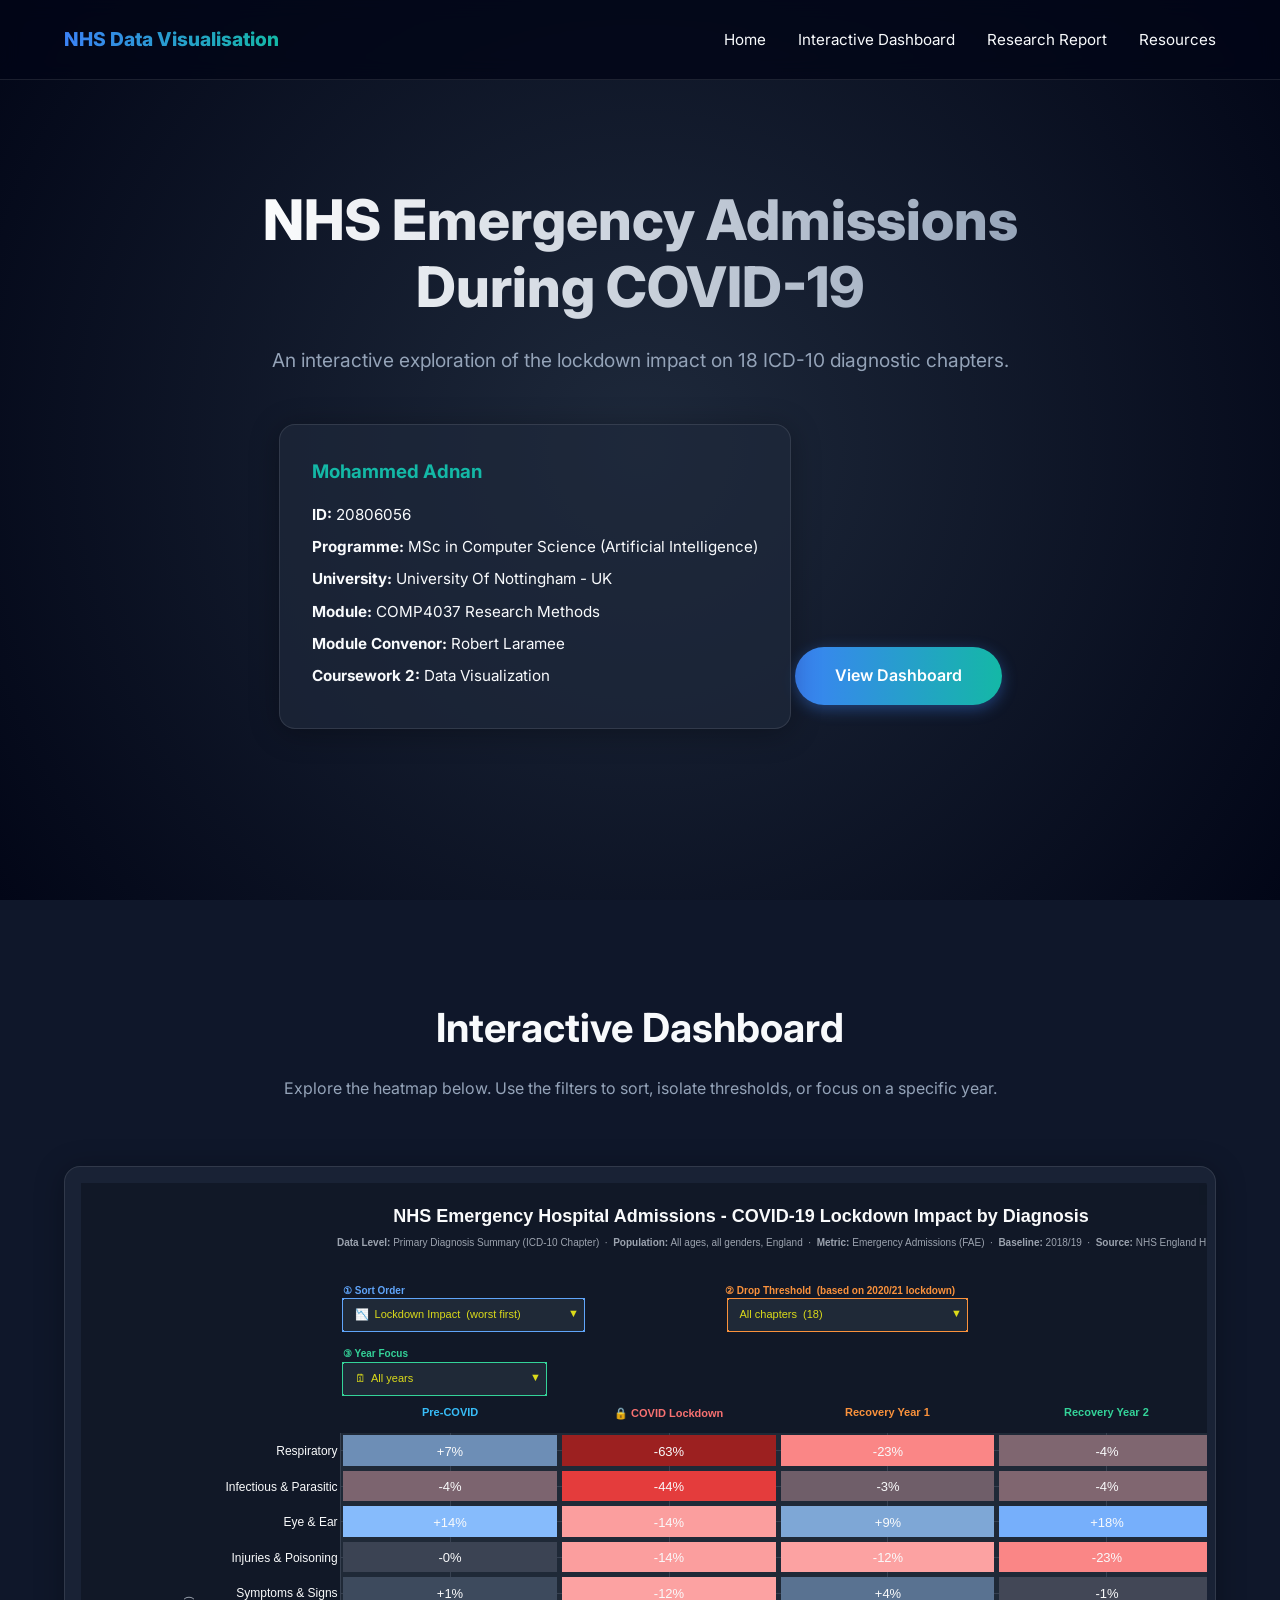
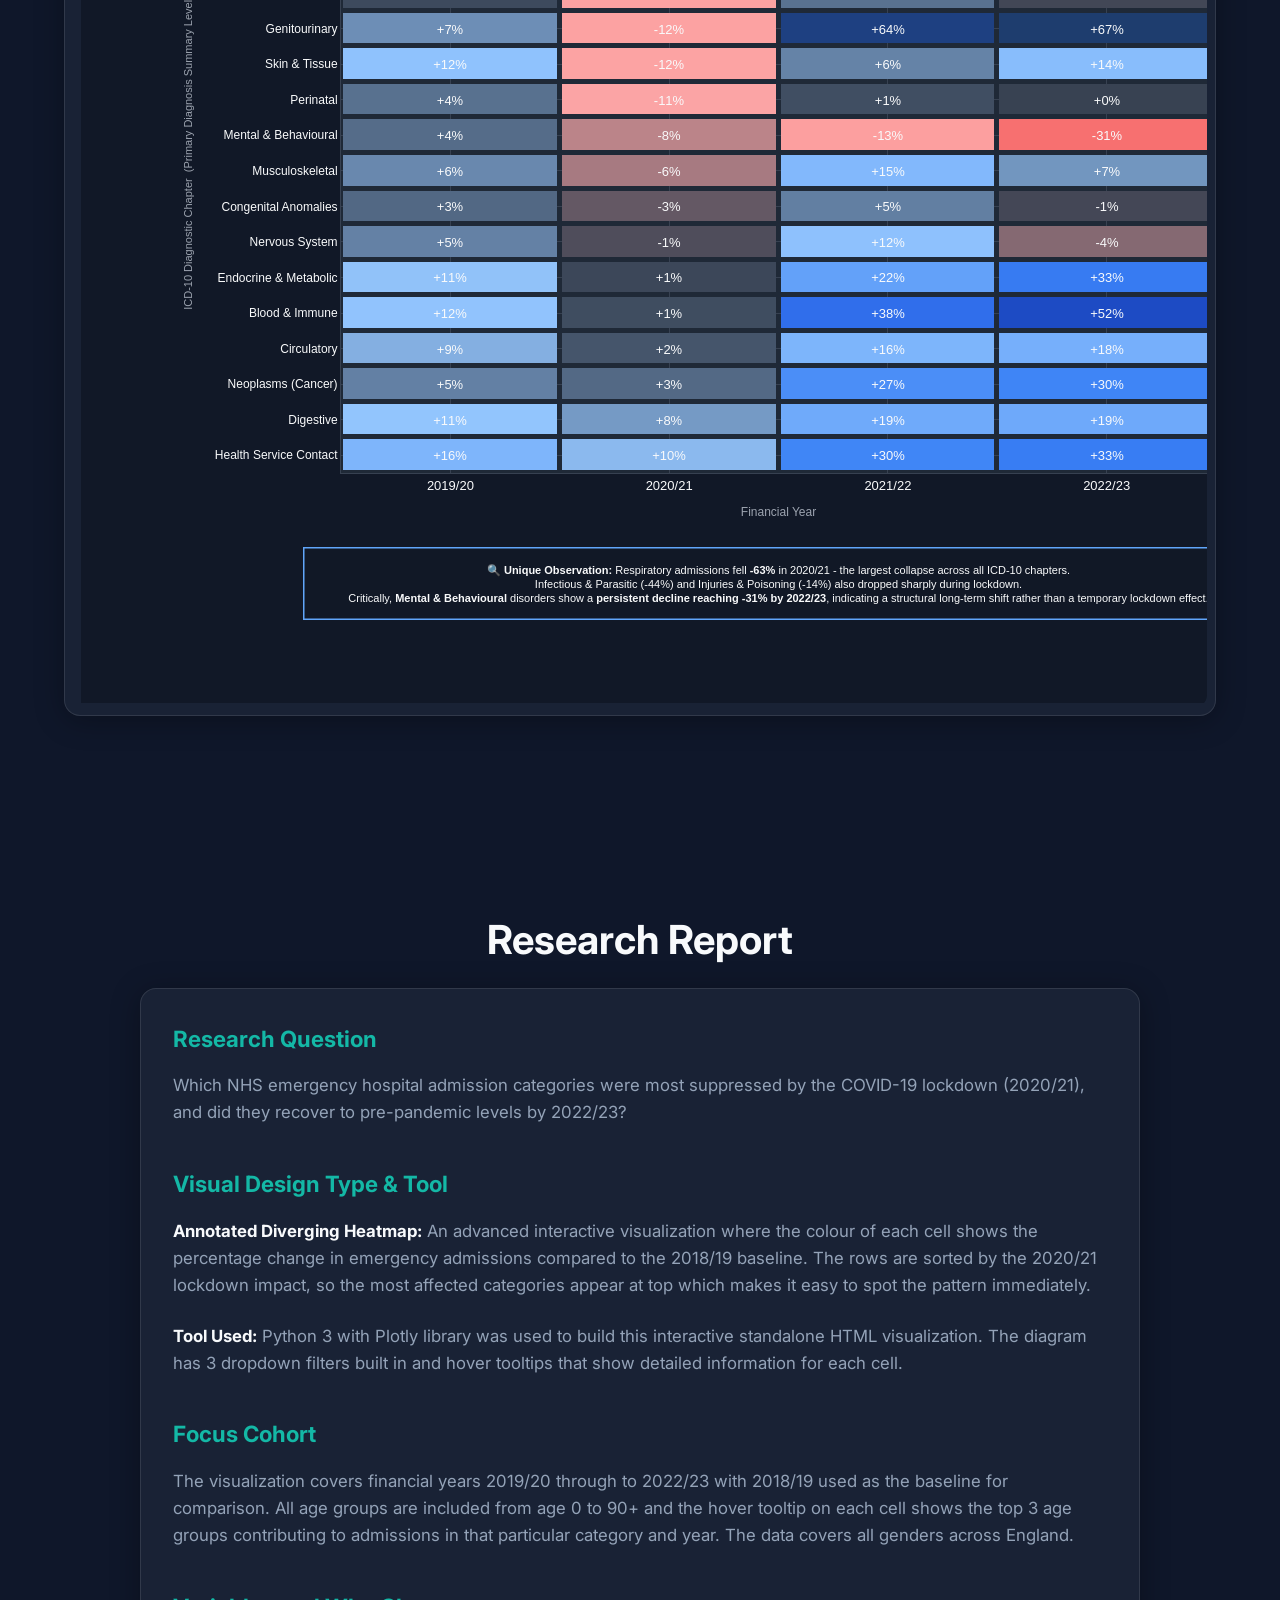
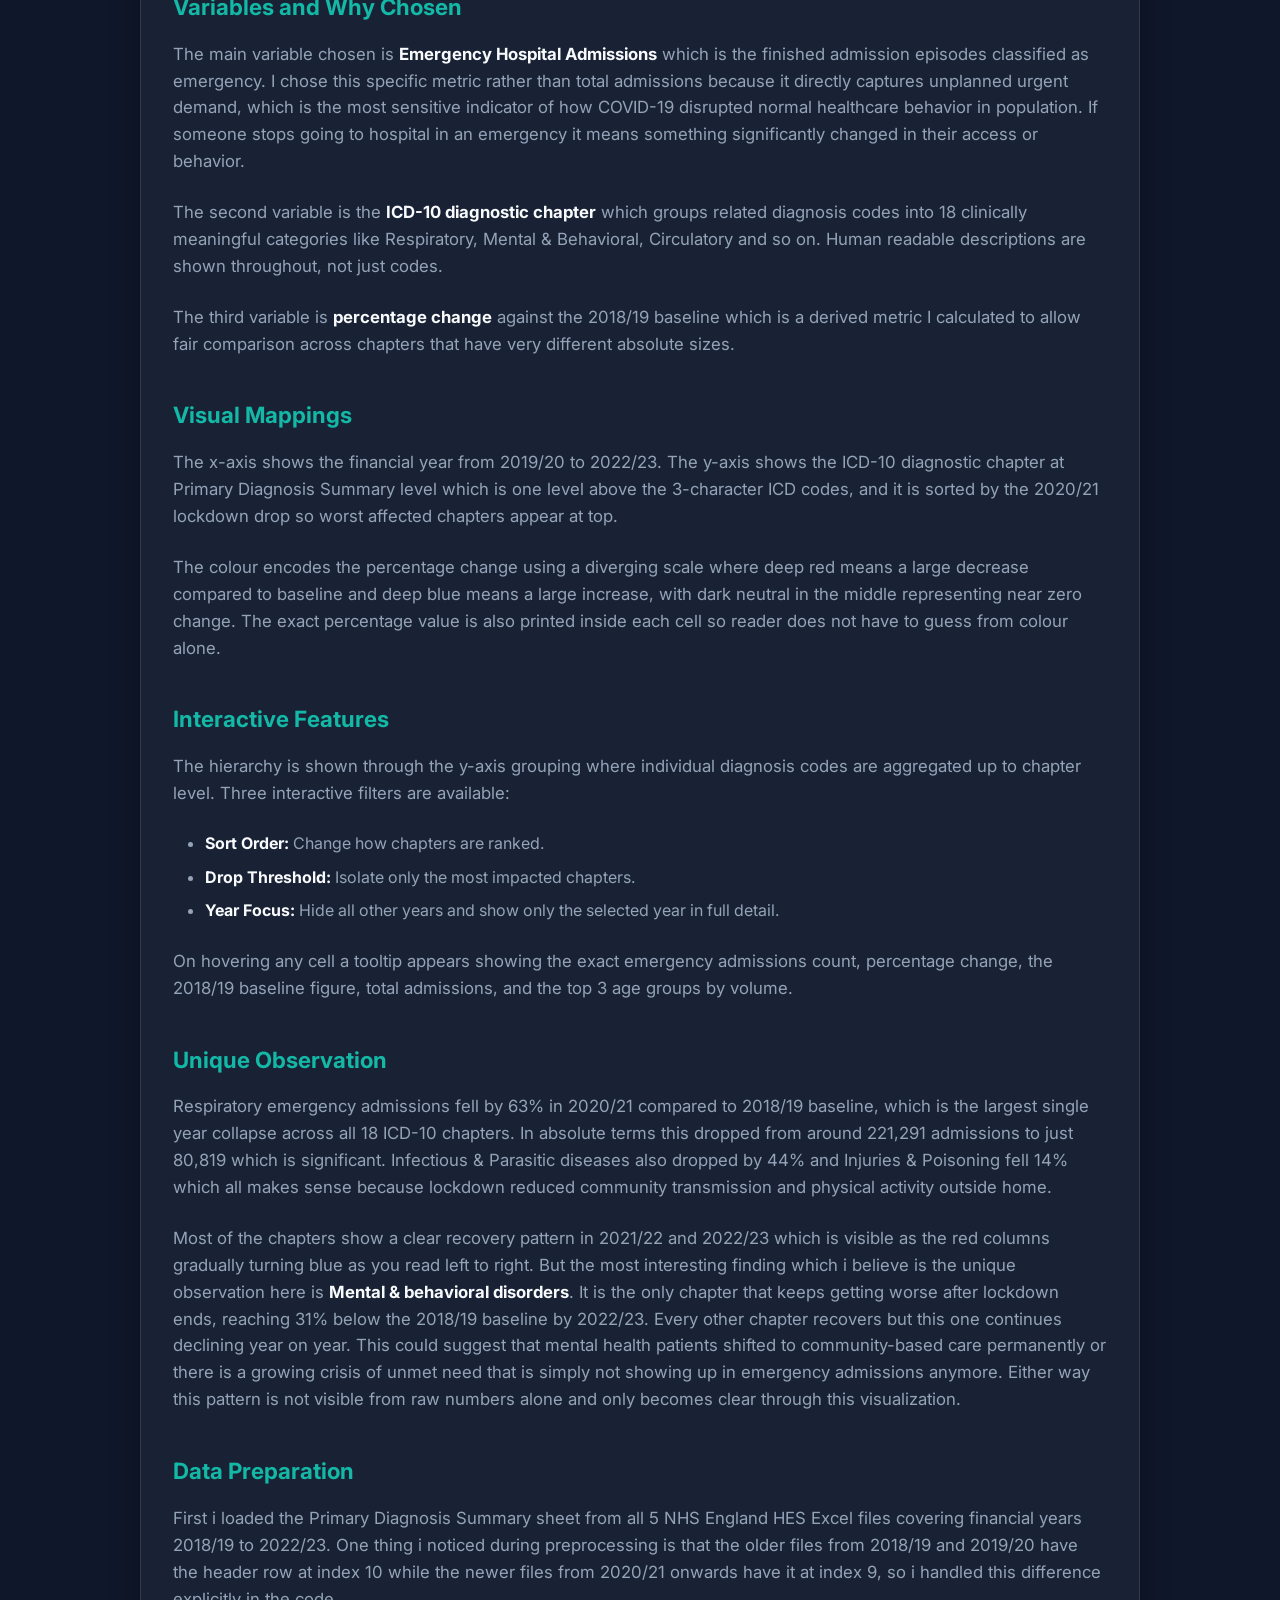
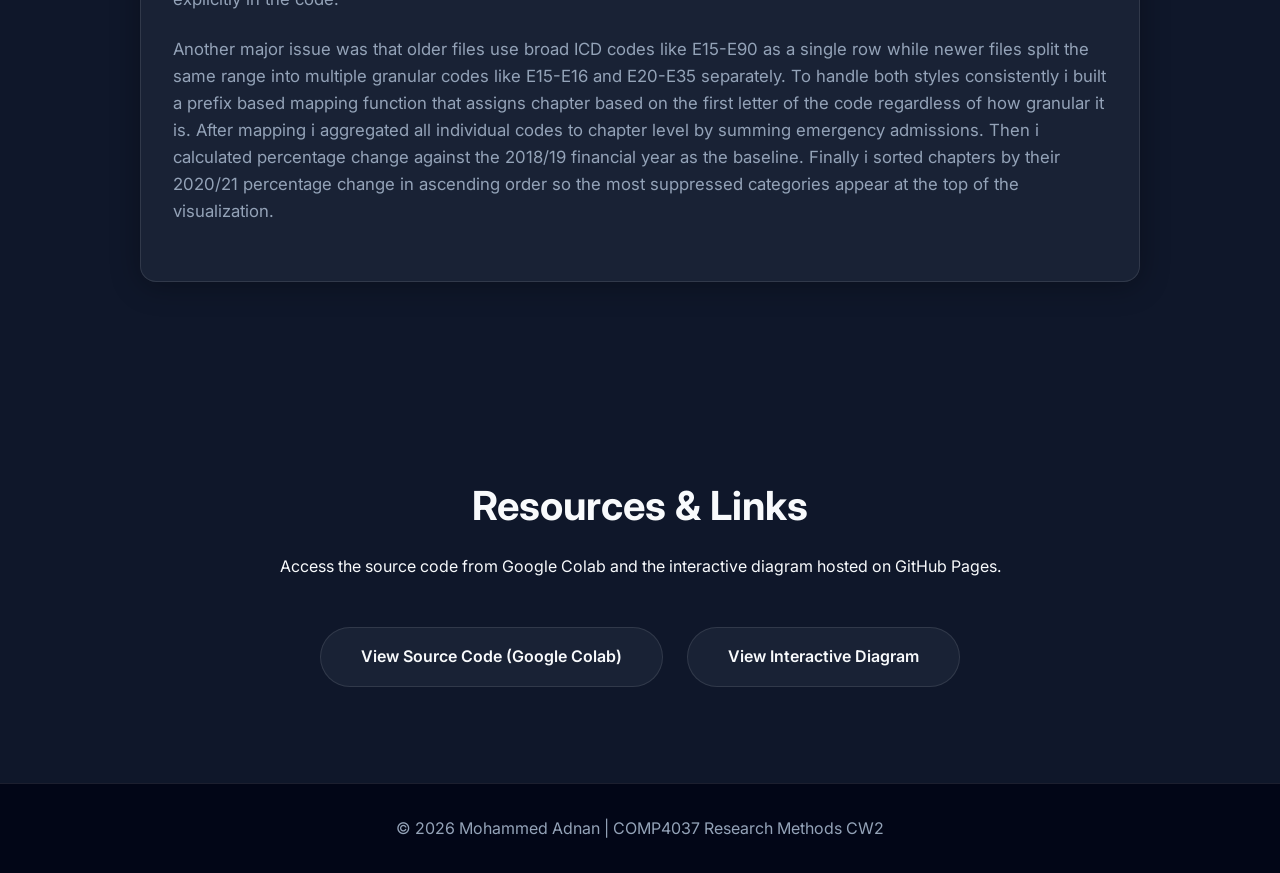
<file: index.html>
<!DOCTYPE html>
<html lang="en">

<head>
    <meta charset="UTF-8">
    <meta name="viewport" content="width=device-width, initial-scale=1.0">
    <title>NHS COVID-19 Emergency Admissions</title>
    <link href="https://fonts.googleapis.com/css2?family=Inter:wght@300;400;600;800&display=swap" rel="stylesheet">
    <link rel="stylesheet" href="styles.css">
    <script src="script.js" defer></script>
</head>

<body>
    <nav class="navbar">
        <div class="nav-brand">NHS Data Visualisation</div>
        <ul class="nav-links">
            <li><a href="#home">Home</a></li>
            <li><a href="#visualization">Interactive Dashboard</a></li>
            <li><a href="#report">Research Report</a></li>
            <li><a href="#resources">Resources</a></li>
        </ul>
    </nav>

    <header id="home" class="hero">
        <div class="hero-content">
            <h1>NHS Emergency Admissions During COVID-19</h1>
            <p class="subtitle">An interactive exploration of the lockdown impact on 18 ICD-10 diagnostic
                chapters.</p>
            <div class="user-details glass-panel">
                <h3>Mohammed Adnan</h3>
                <p><strong>ID:</strong> 20806056</p>
                <p><strong>Programme:</strong> MSc in Computer Science (Artificial Intelligence)</p>
                <p><strong>University:</strong> University Of Nottingham - UK</p>
                <p><strong>Module:</strong> COMP4037 Research Methods</p>
                <p><strong>Module Convenor:</strong> Robert Laramee</p>
                <p><strong>Coursework 2:</strong> Data Visualization</p>
            </div>
            <a href="#visualization" class="btn-primary">View Dashboard</a>
        </div>
        <div class="hero-bg-glow"></div>
    </header>

    <section id="visualization" class="dashboard-section">
        <h2 class="section-title">Interactive Dashboard</h2>
        <p class="section-desc">Explore the heatmap below. Use the filters to sort, isolate thresholds, or focus on a
            specific year.</p>

        <div class="dashboard-container">
            <div class="iframe-wrapper glass-panel">
                <iframe src="visualization.html" title="NHS Data Visualization"></iframe>
            </div>
        </div>
    </section>

    <section id="report" class="report-section">
        <div class="container">
            <h2 class="section-title">Research Report</h2>
            <div class="report-content glass-panel">
                <h3>Research Question</h3>
                <p>Which NHS emergency hospital admission categories were most suppressed by the COVID-19 lockdown
                    (2020/21), and did they recover to pre-pandemic levels by 2022/23?</p>

                <h3>Visual Design Type & Tool</h3>
                <p><strong>Annotated Diverging Heatmap:</strong> An advanced interactive visualization where the colour
                    of each cell shows the percentage change in emergency admissions compared to the 2018/19 baseline.
                    The rows are sorted by the 2020/21 lockdown impact, so the most affected categories appear at top
                    which makes it easy to spot the pattern immediately.</p>
                <p><strong>Tool Used:</strong> Python 3 with Plotly library was used to build this interactive
                    standalone HTML visualization. The diagram has 3 dropdown filters built in and hover tooltips that
                    show detailed information for each cell.</p>

                <h3>Focus Cohort</h3>
                <p>The visualization covers financial years 2019/20 through to 2022/23 with 2018/19 used as the baseline
                    for comparison. All age groups are included from age 0 to 90+ and the hover tooltip on each cell
                    shows the top 3 age groups contributing to admissions in that particular category and year. The data
                    covers all genders across England.</p>

                <h3>Variables and Why Chosen</h3>
                <p>The main variable chosen is <strong>Emergency Hospital Admissions</strong> which is the finished
                    admission episodes classified as emergency. I chose this specific metric rather than total
                    admissions because it directly captures unplanned urgent demand, which is the most sensitive
                    indicator of how COVID-19 disrupted normal healthcare behavior in population. If someone stops going
                    to hospital in an emergency it means something significantly changed in their access or behavior.
                </p>
                <p>The second variable is the <strong>ICD-10 diagnostic chapter</strong> which groups related diagnosis
                    codes into 18 clinically meaningful categories like Respiratory, Mental & Behavioral, Circulatory
                    and so on. Human readable descriptions are shown throughout, not just codes.</p>
                <p>The third variable is <strong>percentage change</strong> against the 2018/19 baseline which is a
                    derived metric I calculated to allow fair comparison across chapters that have very different
                    absolute sizes.</p>

                <h3>Visual Mappings</h3>
                <p>The x-axis shows the financial year from 2019/20 to 2022/23. The y-axis shows the ICD-10 diagnostic
                    chapter at Primary Diagnosis Summary level which is one level above the 3-character ICD codes, and
                    it is sorted by the 2020/21 lockdown drop so worst affected chapters appear at top.</p>
                <p>The colour encodes the percentage change using a diverging scale where deep red means a large
                    decrease compared to baseline and deep blue means a large increase, with dark neutral in the middle
                    representing near zero change. The exact percentage value is also printed inside each cell so reader
                    does not have to guess from colour alone.</p>

                <h3>Interactive Features</h3>
                <p>The hierarchy is shown through the y-axis grouping where individual diagnosis codes are aggregated up
                    to chapter level. Three interactive filters are available:</p>
                <ul>
                    <li><strong>Sort Order:</strong> Change how chapters are ranked.</li>
                    <li><strong>Drop Threshold:</strong> Isolate only the most impacted chapters.</li>
                    <li><strong>Year Focus:</strong> Hide all other years and show only the selected year in full
                        detail.</li>
                </ul>
                <p>On hovering any cell a tooltip appears showing the exact emergency admissions count, percentage
                    change, the 2018/19 baseline figure, total admissions, and the top 3 age groups by volume.</p>

                <h3>Unique Observation</h3>
                <p>Respiratory emergency admissions fell by 63% in 2020/21 compared to 2018/19 baseline, which is the
                    largest single year collapse across all 18 ICD-10 chapters. In absolute terms this dropped from
                    around 221,291 admissions to just 80,819 which is significant. Infectious & Parasitic diseases also
                    dropped by 44% and Injuries & Poisoning fell 14% which all makes sense because lockdown reduced
                    community transmission and physical activity outside home.</p>
                <p>Most of the chapters show a clear recovery pattern in 2021/22 and 2022/23 which is visible as the red
                    columns gradually turning blue as you read left to right. But the most interesting finding which i
                    believe is the unique observation here is <strong>Mental & behavioral disorders</strong>. It is the
                    only chapter that keeps getting worse after lockdown ends, reaching 31% below the 2018/19 baseline
                    by 2022/23. Every other chapter recovers but this one continues declining year on year. This could
                    suggest that mental health patients shifted to community-based care permanently or there is a
                    growing crisis of unmet need that is simply not showing up in emergency admissions anymore. Either
                    way this pattern is not visible from raw numbers alone and only becomes clear through this
                    visualization.</p>

                <h3>Data Preparation</h3>
                <p>First i loaded the Primary Diagnosis Summary sheet from all 5 NHS England HES Excel files covering
                    financial years 2018/19 to 2022/23. One thing i noticed during preprocessing is that the older files
                    from 2018/19 and 2019/20 have the header row at index 10 while the newer files from 2020/21 onwards
                    have it at index 9, so i handled this difference explicitly in the code.</p>
                <p>Another major issue was that older files use broad ICD codes like E15-E90 as a single row while newer
                    files split the same range into multiple granular codes like E15-E16 and E20-E35 separately. To
                    handle both styles consistently i built a prefix based mapping function that assigns chapter based
                    on the first letter of the code regardless of how granular it is. After mapping i aggregated all
                    individual codes to chapter level by summing emergency admissions. Then i calculated percentage
                    change against the 2018/19 financial year as the baseline. Finally i sorted chapters by their
                    2020/21 percentage change in ascending order so the most suppressed categories appear at the top of
                    the visualization.</p>
            </div>
        </div>
    </section>

    <section id="resources" class="resources-section">
        <div class="container center-text">
            <h2 class="section-title">Resources & Links</h2>
            <p>Access the source code from Google Colab and the interactive diagram hosted on GitHub Pages.</p>
            <div class="resource-links">
                <a href="https://colab.research.google.com/drive/1UUhS-AGn_aNzYC0PKXkq67srJGp-86U-?usp=sharing"
                    target="_blank" class="btn-secondary">View Source Code (Google Colab)</a>
                <a href="https://mohammedadnan04.github.io/Research_Methods_CW2/" target="_blank"
                    class="btn-secondary">View Interactive Diagram</a>
            </div>
        </div>
    </section>

    <footer>
        <p>&copy; 2026 Mohammed Adnan | COMP4037 Research Methods CW2</p>
    </footer>
</body>

</html>
</file>
<file: styles.css>
:root {
    --bg-dark: #0f172a;
    --bg-darker: #020617;
    --glass-bg: rgba(30, 41, 59, 0.7);
    --glass-border: rgba(255, 255, 255, 0.1);
    --text-primary: #f8fafc;
    --text-secondary: #94a3b8;
    --accent-blue: #3b82f6;
    --accent-teal: #14b8a6;
    --font-main: 'Inter', sans-serif;
}

* {
    margin: 0;
    padding: 0;
    box-sizing: border-box;
}

body {
    font-family: var(--font-main);
    background-color: var(--bg-dark);
    color: var(--text-primary);
    line-height: 1.6;
    overflow-x: hidden;
}

html {
    scroll-behavior: smooth;
}

/* Glassmorphism Panel */
.glass-panel {
    background: var(--glass-bg);
    backdrop-filter: blur(12px);
    -webkit-backdrop-filter: blur(12px);
    border: 1px solid var(--glass-border);
    border-radius: 16px;
    padding: 2rem;
    box-shadow: 0 4px 30px rgba(0, 0, 0, 0.3);
}

/* Navbar */
.navbar {
    position: fixed;
    top: 0;
    width: 100%;
    display: flex;
    justify-content: space-between;
    align-items: center;
    padding: 1.5rem 5%;
    background: rgba(2, 6, 23, 0.8);
    backdrop-filter: blur(10px);
    z-index: 1000;
    border-bottom: 1px solid var(--glass-border);
}

.nav-brand {
    font-weight: 800;
    font-size: 1.2rem;
    background: linear-gradient(90deg, var(--accent-blue), var(--accent-teal));
    -webkit-background-clip: text;
    -webkit-text-fill-color: transparent;
}

.nav-links {
    list-style: none;
    display: flex;
    gap: 2rem;
}

.nav-links a {
    color: var(--text-primary);
    text-decoration: none;
    font-size: 0.95rem;
    transition: color 0.3s ease;
}

.nav-links a:hover {
    color: var(--accent-teal);
}

/* Hero Section */
.hero {
    min-height: 100vh;
    display: flex;
    flex-direction: column;
    justify-content: center;
    align-items: center;
    text-align: center;
    padding: 6rem 5% 2rem;
    position: relative;
    background: radial-gradient(circle at 50% 50%, #1e293b 0%, var(--bg-darker) 100%);
}

.hero-content {
    z-index: 2;
    max-width: 800px;
    animation: fadeInUp 1s ease-out forwards;
}

.hero h1 {
    font-size: 3.5rem;
    font-weight: 800;
    line-height: 1.2;
    margin-bottom: 1.5rem;
    background: linear-gradient(90deg, #fff, #94a3b8);
    -webkit-background-clip: text;
    -webkit-text-fill-color: transparent;
}

.subtitle {
    font-size: 1.2rem;
    color: var(--text-secondary);
    margin-bottom: 3rem;
}

.user-details {
    text-align: left;
    margin-bottom: 3rem;
    display: inline-block;
    transition: transform 0.3s ease;
}

.user-details:hover {
    transform: translateY(-5px);
}

.user-details h3 {
    margin-bottom: 1rem;
    color: var(--accent-teal);
}

.user-details p {
    font-size: 0.95rem;
    margin-bottom: 0.5rem;
}

.btn-primary, .btn-secondary {
    display: inline-block;
    padding: 1rem 2.5rem;
    border-radius: 50px;
    text-decoration: none;
    font-weight: 600;
    transition: all 0.3s ease;
}

.btn-primary {
    background: linear-gradient(90deg, var(--accent-blue), var(--accent-teal));
    color: #fff;
    box-shadow: 0 4px 15px rgba(59, 130, 246, 0.4);
}

.btn-primary:hover {
    transform: scale(1.05);
    box-shadow: 0 6px 20px rgba(20, 184, 166, 0.6);
}

.btn-secondary {
    background: var(--glass-bg);
    color: var(--text-primary);
    border: 1px solid var(--glass-border);
}

.btn-secondary:hover {
    background: rgba(255, 255, 255, 0.1);
    transform: translateY(-3px);
}

/* Sections */
section {
    padding: 6rem 5%;
}

.section-title {
    font-size: 2.5rem;
    margin-bottom: 1rem;
    text-align: center;
}

.section-desc {
    text-align: center;
    color: var(--text-secondary);
    margin-bottom: 4rem;
}

/* Dashboard Section */
.dashboard-container {
    width: 100%;
    margin: 0 auto;
}

.iframe-wrapper {
    width: 100%;
    height: 1150px;
    padding: 0.5rem;
}

.iframe-wrapper iframe {
    width: 100%;
    height: 100%;
    border: none;
    border-radius: 12px;
}

.video-guide h3 {
    margin-bottom: 2rem;
    color: var(--accent-teal);
    font-size: 1.5rem;
}

.guide-step {
    margin-bottom: 1.5rem;
    padding-bottom: 1.5rem;
    border-bottom: 1px solid var(--glass-border);
}

.guide-step:last-child {
    border-bottom: none;
    margin-bottom: 0;
    padding-bottom: 0;
}

.guide-step .time {
    display: inline-block;
    background: var(--accent-blue);
    color: #fff;
    font-size: 0.8rem;
    font-weight: 800;
    padding: 0.2rem 0.6rem;
    border-radius: 4px;
    margin-bottom: 0.5rem;
}

.guide-step p {
    font-size: 0.95rem;
    color: var(--text-secondary);
}

.guide-step p strong {
    color: var(--text-primary);
}

/* Report Section */
.container {
    max-width: 1000px;
    margin: 0 auto;
}

.report-content h3 {
    color: var(--accent-teal);
    margin-top: 2.5rem;
    margin-bottom: 1rem;
    font-size: 1.4rem;
}

.report-content h3:first-child {
    margin-top: 0;
}

.report-content p {
    color: var(--text-secondary);
    margin-bottom: 1.5rem;
    font-size: 1.05rem;
}

.report-content ul {
    margin-left: 2rem;
    margin-bottom: 1.5rem;
    color: var(--text-secondary);
}

.report-content ul li {
    margin-bottom: 0.5rem;
}

.report-content strong {
    color: var(--text-primary);
}

/* Resources */
.center-text {
    text-align: center;
}

.resource-links {
    margin-top: 3rem;
    display: flex;
    justify-content: center;
    gap: 1.5rem;
    flex-wrap: wrap;
}

/* Footer */
footer {
    text-align: center;
    padding: 2rem;
    background: var(--bg-darker);
    color: var(--text-secondary);
    border-top: 1px solid var(--glass-border);
}

/* Animations */
@keyframes fadeInUp {
    from {
        opacity: 0;
        transform: translateY(30px);
    }
    to {
        opacity: 1;
        transform: translateY(0);
    }
}

/* Responsive */
@media (max-width: 1024px) {
    .iframe-wrapper {
        height: 1150px;
    }
}

@media (max-width: 768px) {
    .hero h1 {
        font-size: 2.5rem;
    }
    
    .nav-links {
        display: none;
    }
}
</file>
